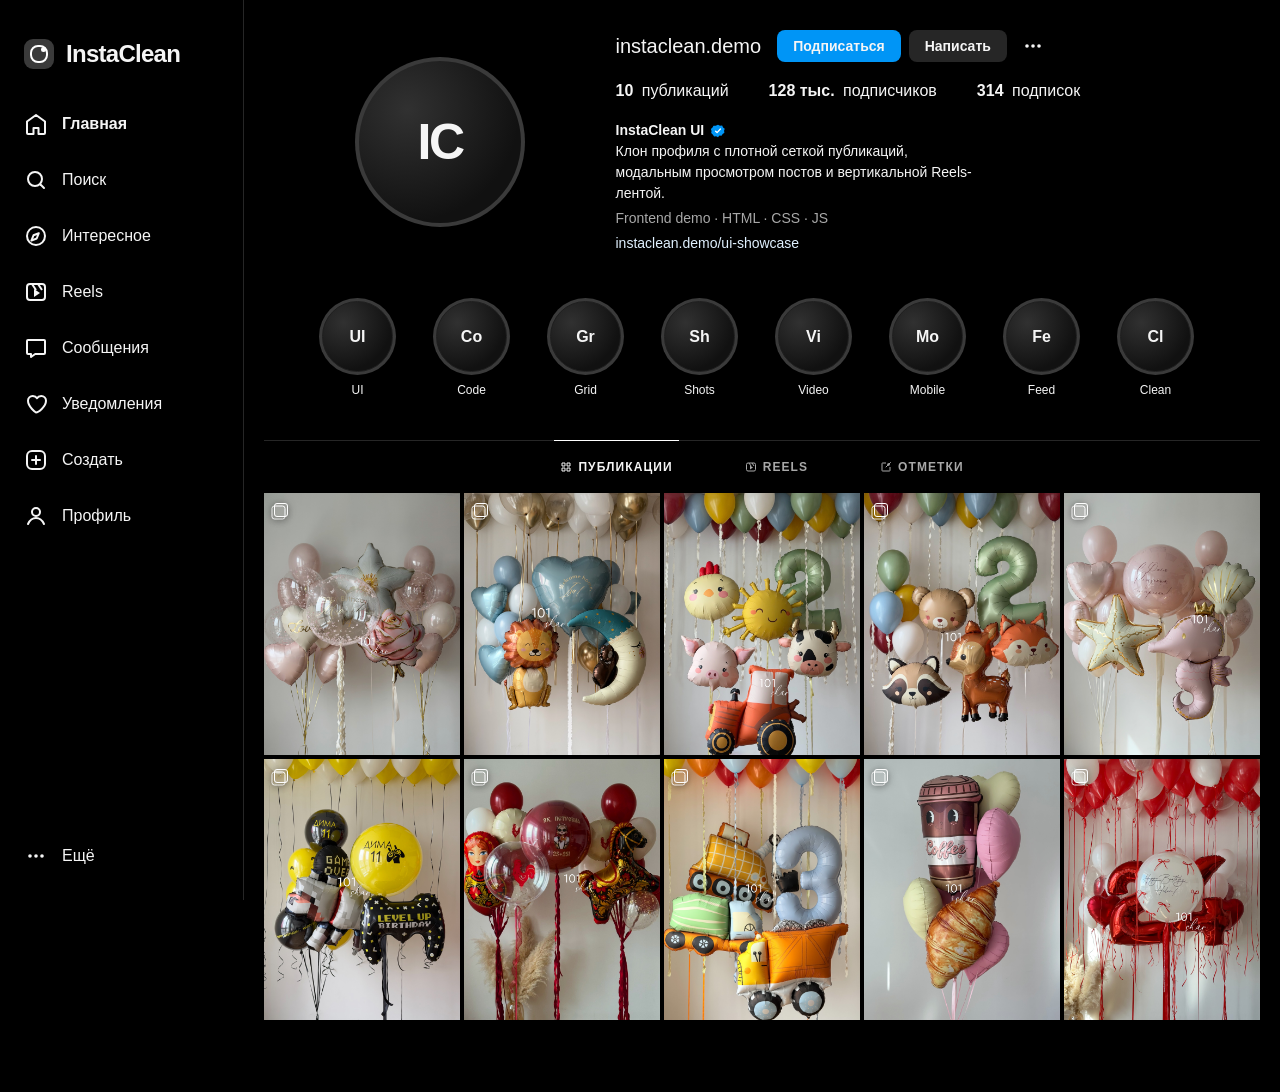
<file: index.html>
<!DOCTYPE html>
<html lang="ru">
<head>
  <meta charset="UTF-8" />
  <meta name="viewport" content="width=device-width, initial-scale=1.0, viewport-fit=cover" />
  <title>InstaClean — Profile</title>
  <link rel="stylesheet" href="style.css" />
</head>
<body>
  <svg width="0" height="0" class="sprite" aria-hidden="true" focusable="false">
    <symbol id="i-home" viewBox="0 0 24 24"><path d="M3 9.5 12 3l9 6.5V21a1 1 0 0 1-1 1h-5.5v-6h-5v6H4a1 1 0 0 1-1-1V9.5Z" fill="none" stroke="currentColor" stroke-width="2" stroke-linejoin="round"/></symbol>
    <symbol id="i-search" viewBox="0 0 24 24"><circle cx="11" cy="11" r="7" fill="none" stroke="currentColor" stroke-width="2"/><path d="m20 20-3.5-3.5" fill="none" stroke="currentColor" stroke-width="2" stroke-linecap="round"/></symbol>
    <symbol id="i-compass" viewBox="0 0 24 24"><path d="m14.8 9.2-5.3 2.1-2.1 5.3 5.3-2.1 2.1-5.3Z" fill="none" stroke="currentColor" stroke-width="2" stroke-linejoin="round"/><circle cx="12" cy="12" r="9" fill="none" stroke="currentColor" stroke-width="2"/></symbol>
    <symbol id="i-reels" viewBox="0 0 24 24"><rect x="3" y="4" width="18" height="16" rx="3" fill="none" stroke="currentColor" stroke-width="2"/><path d="M8 4 12 10" fill="none" stroke="currentColor" stroke-width="2"/><path d="M14 4 18 10" fill="none" stroke="currentColor" stroke-width="2"/><path d="m10 9 6 4-6 4V9Z" fill="currentColor"/></symbol>
    <symbol id="i-message" viewBox="0 0 24 24"><path d="M20 4H4a1 1 0 0 0-1 1v12a1 1 0 0 0 1 1h3v3l4.2-3H20a1 1 0 0 0 1-1V5a1 1 0 0 0-1-1Z" fill="none" stroke="currentColor" stroke-width="2" stroke-linejoin="round"/></symbol>
    <symbol id="i-heart" viewBox="0 0 24 24"><path d="M12 20.5S4 15 4 8.8C4 6 6 4 8.8 4c1.8 0 3.4.8 4.2 2.2C13.8 4.8 15.4 4 17.2 4 20 4 22 6 22 8.8 22 15 14 20.5 12 20.5Z" fill="none" stroke="currentColor" stroke-width="2" stroke-linejoin="round"/></symbol>
    <symbol id="i-plus" viewBox="0 0 24 24"><rect x="3" y="3" width="18" height="18" rx="5" fill="none" stroke="currentColor" stroke-width="2"/><path d="M12 8v8M8 12h8" fill="none" stroke="currentColor" stroke-width="2" stroke-linecap="round"/></symbol>
    <symbol id="i-profile" viewBox="0 0 24 24"><circle cx="12" cy="8" r="4" fill="none" stroke="currentColor" stroke-width="2"/><path d="M4 20c1.8-4 5-6 8-6s6.2 2 8 6" fill="none" stroke="currentColor" stroke-width="2" stroke-linecap="round"/></symbol>
    <symbol id="i-more" viewBox="0 0 24 24"><circle cx="6" cy="12" r="1.8" fill="currentColor"/><circle cx="12" cy="12" r="1.8" fill="currentColor"/><circle cx="18" cy="12" r="1.8" fill="currentColor"/></symbol>
    <symbol id="i-grid" viewBox="0 0 24 24"><path d="M4 4h6v6H4zM14 4h6v6h-6zM4 14h6v6H4zM14 14h6v6h-6z" fill="none" stroke="currentColor" stroke-width="2"/></symbol>
    <symbol id="i-tagged" viewBox="0 0 24 24"><path d="M20 12v7a1 1 0 0 1-1 1H5a1 1 0 0 1-1-1V5a1 1 0 0 1 1-1h7" fill="none" stroke="currentColor" stroke-width="2"/><path d="m21 3-9 9" fill="none" stroke="currentColor" stroke-width="2" stroke-linecap="round"/><circle cx="17" cy="7" r="2" fill="none" stroke="currentColor" stroke-width="2"/></symbol>
    <symbol id="i-comment" viewBox="0 0 24 24"><path d="M5 5h14v10H9l-4 4V5Z" fill="none" stroke="currentColor" stroke-width="2" stroke-linejoin="round"/></symbol>
    <symbol id="i-share" viewBox="0 0 24 24"><path d="m21 3-8 18-3.5-7.5L2 10l19-7Z" fill="none" stroke="currentColor" stroke-width="2" stroke-linejoin="round"/></symbol>
    <symbol id="i-save" viewBox="0 0 24 24"><path d="M6 3h12a1 1 0 0 1 1 1v17l-7-4-7 4V4a1 1 0 0 1 1-1Z" fill="none" stroke="currentColor" stroke-width="2" stroke-linejoin="round"/></symbol>
    <symbol id="i-chevron-left" viewBox="0 0 24 24"><path d="m15 18-6-6 6-6" fill="none" stroke="currentColor" stroke-width="2" stroke-linecap="round" stroke-linejoin="round"/></symbol>
    <symbol id="i-chevron-right" viewBox="0 0 24 24"><path d="m9 18 6-6-6-6" fill="none" stroke="currentColor" stroke-width="2" stroke-linecap="round" stroke-linejoin="round"/></symbol>
    <symbol id="i-close" viewBox="0 0 24 24"><path d="M6 6l12 12M18 6 6 18" fill="none" stroke="currentColor" stroke-width="2" stroke-linecap="round"/></symbol>
    <symbol id="i-verified" viewBox="0 0 24 24"><path d="M12 2.8 15 4l3.2-.3 1.4 2.9 2.5 2-1 3 .5 3.1-2.6 1.8-1.7 2.8-3.1-.4L12 21.2l-2.8-1.3-3.1.4-1.7-2.8L1.8 15l.5-3.1-1-3 2.5-2L5.2 4 8.4 4 12 2.8Z" fill="currentColor"/><path d="m8.4 12.3 2.2 2.1 5-5.4" fill="none" stroke="#fff" stroke-width="2" stroke-linecap="round" stroke-linejoin="round"/></symbol>
    <symbol id="i-stack" viewBox="0 0 24 24"><path d="M7 7h10v10H7z" fill="none" stroke="currentColor" stroke-width="1.8"/><path d="M4 4h10v10" fill="none" stroke="currentColor" stroke-width="1.8"/></symbol>
  </svg>

  <div class="app">
    <aside class="sidebar" aria-label="Навигация">
      <div class="sidebar__inner">
        <a href="#" class="brand" aria-label="InstaClean">
          <span class="brand__mark"></span>
          <span class="brand__text">InstaClean</span>
        </a>
        <nav class="nav">
          <button class="nav__item nav__item--active" type="button"><svg><use href="#i-home"></use></svg><span>Главная</span></button>
          <button class="nav__item" type="button"><svg><use href="#i-search"></use></svg><span>Поиск</span></button>
          <button class="nav__item" type="button"><svg><use href="#i-compass"></use></svg><span>Интересное</span></button>
          <button class="nav__item" type="button" id="openReelsDesktopNav"><svg><use href="#i-reels"></use></svg><span>Reels</span></button>
          <button class="nav__item" type="button"><svg><use href="#i-message"></use></svg><span>Сообщения</span></button>
          <button class="nav__item" type="button"><svg><use href="#i-heart"></use></svg><span>Уведомления</span></button>
          <button class="nav__item" type="button"><svg><use href="#i-plus"></use></svg><span>Создать</span></button>
          <button class="nav__item" type="button"><svg><use href="#i-profile"></use></svg><span>Профиль</span></button>
        </nav>
        <button class="nav__item nav__item--bottom" type="button"><svg><use href="#i-more"></use></svg><span>Ещё</span></button>
      </div>
    </aside>

    <header class="mobile-topbar">
      <button class="mobile-topbar__brand" type="button">
        <span class="brand__mark"></span>
        <span class="brand__text">InstaClean</span>
      </button>
      <div class="mobile-topbar__actions">
        <button class="icon-btn" type="button"><svg><use href="#i-plus"></use></svg></button>
        <button class="icon-btn" type="button"><svg><use href="#i-heart"></use></svg></button>
        <button class="icon-btn" type="button"><svg><use href="#i-message"></use></svg></button>
      </div>
    </header>

    <main class="main">
      <div class="main__inner">
        <section class="profile">
          <div class="profile__avatar-col">
            <div class="avatar-ring"><div class="avatar-ring__inner" id="profileAvatarInitials">IC</div></div>
          </div>
          <div class="profile__content">
            <div class="profile__top-row">
              <h1 class="profile__username" id="profileUsername">instaclean.demo</h1>
              <button class="btn btn--secondary" type="button">Подписаться</button>
              <button class="btn btn--ghost" type="button">Написать</button>
              <button class="icon-btn icon-btn--ghost" type="button"><svg><use href="#i-more"></use></svg></button>
            </div>
            <div class="profile__stats">
              <span><strong id="postsCount">0</strong> публикаций</span>
              <span><strong id="profileFollowers">128 тыс.</strong> подписчиков</span>
              <span><strong id="profileFollowing">314</strong> подписок</span>
            </div>
            <div class="profile__bio">
              <div class="profile__name-line"><strong id="profileDisplayName">InstaClean UI</strong><svg class="verified" id="profileVerified"><use href="#i-verified"></use></svg></div>
              <p id="profileBio">Клон профиля с плотной сеткой публикаций, модальным просмотром постов и вертикальной Reels-лентой.</p>
              <p class="muted" id="profileMeta">Frontend demo · HTML · CSS · JS</p>
              <a class="profile__link" id="profileLink" href="#">instaclean.demo/ui-showcase</a>
            </div>
          </div>
        </section>

        <section class="stories" id="stories"></section>

        <section class="tabs" aria-label="Тип контента">
          <button class="tabs__item tabs__item--active" type="button"><svg><use href="#i-grid"></use></svg><span>ПУБЛИКАЦИИ</span></button>
          <button class="tabs__item" type="button" id="openReelsTab"><svg><use href="#i-reels"></use></svg><span>REELS</span></button>
          <button class="tabs__item" type="button"><svg><use href="#i-tagged"></use></svg><span>ОТМЕТКИ</span></button>
        </section>

        <section class="grid" id="postGrid" aria-label="Сетка публикаций"></section>
      </div>
    </main>

    <nav class="mobile-nav" aria-label="Нижняя навигация">
      <button class="mobile-nav__item mobile-nav__item--active" type="button"><svg><use href="#i-home"></use></svg></button>
      <button class="mobile-nav__item" type="button"><svg><use href="#i-search"></use></svg></button>
      <button class="mobile-nav__item" type="button"><svg><use href="#i-plus"></use></svg></button>
      <button class="mobile-nav__item" type="button" id="openReelsBottom"><svg><use href="#i-reels"></use></svg></button>
      <button class="mobile-nav__item" type="button"><svg><use href="#i-profile"></use></svg></button>
    </nav>
  </div>

  <section class="modal" id="postModal" aria-hidden="true">
    <div class="modal__dialog" role="dialog" aria-modal="true" aria-label="Просмотр публикации">
      <div class="modal__media" id="modalMedia"></div>
      <aside class="modal__side">
        <div class="modal__header">
          <div class="mini-profile">
            <div class="mini-profile__avatar">IC</div>
            <div class="mini-profile__text"><strong>instaclean.demo</strong><span id="modalLocation">Location</span></div>
          </div>
          <button class="icon-btn icon-btn--ghost" type="button" id="closePostModal" aria-label="Закрыть"><svg><use href="#i-close"></use></svg></button>
        </div>
        <div class="modal__body">
          <div class="modal__caption" id="modalCaption"></div>
          <div class="modal__comments" id="modalComments"></div>
        </div>
        <div class="modal__footer">
          <div class="modal__actions-row">
            <div class="modal__actions-left">
              <button class="icon-btn icon-btn--ghost" type="button"><svg><use href="#i-heart"></use></svg></button>
              <button class="icon-btn icon-btn--ghost" type="button"><svg><use href="#i-comment"></use></svg></button>
              <button class="icon-btn icon-btn--ghost" type="button"><svg><use href="#i-share"></use></svg></button>
            </div>
            <button class="icon-btn icon-btn--ghost" type="button"><svg><use href="#i-save"></use></svg></button>
          </div>
          <div class="modal__likes" id="modalLikes"></div>
          <div class="modal__date" id="modalDate"></div>
          <div class="modal__composer">
            <input class="modal__input" type="text" placeholder="Добавьте комментарий..." />
            <button class="modal__publish" type="button">Опубликовать</button>
          </div>
        </div>
      </aside>
    </div>

    <div class="mobile-viewer">
      <div class="mobile-viewer__topbar">
        <div class="mobile-viewer__topbar-left">
          <span class="brand__mark"></span>
          <span class="brand__text">InstaClean</span>
        </div>
        <div class="mobile-viewer__topbar-actions">
          <button class="icon-btn" type="button" aria-label="Создать"><svg><use href="#i-plus"></use></svg></button>
          <button class="icon-btn" type="button" aria-label="Уведомления"><svg><use href="#i-heart"></use></svg></button>
          <button class="icon-btn" type="button" aria-label="Сообщения"><svg><use href="#i-message"></use></svg></button>
          <button class="icon-btn icon-btn--glass" type="button" id="closePostModalMobile" aria-label="Закрыть"><svg><use href="#i-close"></use></svg></button>
        </div>
      </div>
      <div class="mobile-post-feed" id="mobilePostFeed"></div>
      <nav class="mobile-viewer__nav" aria-label="Навигация в мобильной ленте">
        <button class="mobile-nav__item mobile-nav__item--active" type="button"><svg><use href="#i-home"></use></svg></button>
        <button class="mobile-nav__item" type="button"><svg><use href="#i-search"></use></svg></button>
        <button class="mobile-nav__item" type="button"><svg><use href="#i-plus"></use></svg></button>
        <button class="mobile-nav__item" type="button"><svg><use href="#i-reels"></use></svg></button>
        <button class="mobile-nav__item" type="button"><svg><use href="#i-profile"></use></svg></button>
      </nav>
    </div>
  </section>

  <section class="reels" id="reelsViewer" aria-hidden="true">
    <div class="reels__topbar">
      <div class="reels__title">Reels</div>
      <button class="icon-btn icon-btn--glass" type="button" id="closeReels" aria-label="Закрыть Reels"><svg><use href="#i-close"></use></svg></button>
    </div>
    <div class="reels__feed" id="reelsFeed"></div>
  </section>

  <script src="app.js"></script>
</body>
</html>
</file>
<file: style.css>
:root {
  --bg: #000;
  --surface: #121212;
  --surface-2: #1a1a1a;
  --surface-3: #262626;
  --line: #262626;
  --text: #f5f5f5;
  --muted: #a8a8a8;
  --blue: #0095f6;
  --overlay: rgba(0, 0, 0, 0.86);
  --sidebar-w: 244px;
  --content-max: 1500px;
  --profile-max: 935px;
  --header-mobile-h: 60px;
  --bottom-nav-h: 52px;
  --ease: 220ms cubic-bezier(.2, .7, .2, 1);
  --font: Inter, -apple-system, BlinkMacSystemFont, "Segoe UI", Roboto, Helvetica, Arial, sans-serif;
}

* { box-sizing: border-box; -webkit-tap-highlight-color: transparent; }
html, body { margin: 0; min-height: 100%; background: var(--bg); color: var(--text); font-family: var(--font); scrollbar-width: none; }
html::-webkit-scrollbar, body::-webkit-scrollbar { display: none; width: 0; height: 0; }
body.is-locked { overflow: hidden; }
button, input { font: inherit; color: inherit; }
button { background: none; border: 0; cursor: pointer; }
a { color: inherit; text-decoration: none; }
img, video, svg { display: block; }
svg { width: 100%; height: 100%; }
.sprite { position: absolute; width: 0; height: 0; overflow: hidden; }

.app {
  min-height: 100vh;
  display: grid;
  grid-template-columns: var(--sidebar-w) minmax(0, 1fr);
}

.sidebar {
  position: sticky;
  top: 0;
  height: 100vh;
  border-right: 1px solid var(--line);
  padding: 8px 12px 20px;
}

.sidebar__inner { height: 100%; display: flex; flex-direction: column; }
.brand {
  display: inline-flex;
  align-items: center;
  gap: 12px;
  min-height: 92px;
  padding: 16px 12px;
}
.brand__mark {
  width: 30px; height: 30px; border-radius: 9px; position: relative; flex: 0 0 auto;
  background: #3a3a3a;
}
.brand__mark::before { content: ""; position: absolute; inset: 6px; border: 2px solid #fff; border-radius: 8px; }
.brand__mark::after { content: ""; position: absolute; top: 8px; right: 8px; width: 5px; height: 5px; border-radius: 50%; background: #fff; }
.brand__text { font-size: 24px; font-weight: 800; letter-spacing: -0.03em; }

.nav { display: grid; gap: 8px; }
.nav__item {
  min-height: 48px; padding: 12px; border-radius: 12px; display: flex; align-items: center; gap: 14px;
  transition: background var(--ease), transform var(--ease);
}
.nav__item:hover { background: #121212; }
.nav__item:active { transform: scale(0.985); }
.nav__item svg { width: 24px; height: 24px; }
.nav__item span { font-size: 16px; }
.nav__item--active svg, .nav__item--active span { font-weight: 700; }
.nav__item--bottom { margin-top: auto; }

.mobile-topbar { display: none; }
.main { min-width: 0; }
.main__inner {
  width: min(100%, var(--content-max));
  margin: 0 auto;
  padding: 30px 20px 72px;
}

.profile, .stories {
  max-width: var(--profile-max);
  margin-left: auto;
  margin-right: auto;
}

.tabs, .grid {
  max-width: var(--content-max);
  margin-left: auto;
  margin-right: auto;
}

.profile {
  display: grid;
  grid-template-columns: 291px minmax(0, 1fr);
  gap: 30px;
  padding-bottom: 44px;
}
.profile__avatar-col { display: flex; align-items: center; justify-content: center; }
.avatar-ring {
  width: 170px; height: 170px; padding: 4px; border-radius: 50%;
  background: #3a3a3a;
}
.avatar-ring__inner {
  width: 100%; height: 100%; border-radius: 50%; background: radial-gradient(circle at 30% 30%, #313131, #111 70%);
  display: grid; place-items: center; font-size: 50px; font-weight: 800; letter-spacing: -0.05em;
}
.profile__content { display: grid; align-content: center; gap: 20px; }
.profile__top-row { display: flex; align-items: center; gap: 8px; flex-wrap: wrap; }
.profile__username { margin: 0 8px 0 0; font-size: 20px; font-weight: 400; }
.profile__stats { display: flex; gap: 40px; font-size: 16px; }
.profile__stats strong { margin-right: 4px; }
.profile__bio { max-width: 360px; font-size: 14px; line-height: 1.5; }
.profile__bio p { margin: 0 0 4px; }
.profile__name-line { display: flex; align-items: center; gap: 6px; }
.profile__link { color: #e0f1ff; font-weight: 500; }
.muted { color: var(--muted); }
.verified { width: 16px; height: 16px; color: var(--blue); }

.btn {
  min-height: 32px; padding: 0 16px; border-radius: 8px; font-size: 14px; font-weight: 600;
  display: inline-flex; align-items: center; justify-content: center;
}
.btn--secondary { background: var(--blue); }
.btn--ghost { background: var(--surface-3); }
.icon-btn {
  width: 40px; height: 40px; border-radius: 50%; display: grid; place-items: center;
  transition: background var(--ease), transform var(--ease);
}
.icon-btn svg { width: 24px; height: 24px; }
.icon-btn:hover { background: rgba(255,255,255,0.08); }
.icon-btn:active { transform: scale(.96); }
.icon-btn--ghost { width: 32px; height: 32px; border-radius: 8px; }
.icon-btn--glass { background: rgba(255,255,255,.14); backdrop-filter: blur(10px); }

.stories {
  display: flex; align-items: flex-start; justify-content: flex-start; gap: 28px; overflow-x: auto;
  padding: 0 20px 42px; scrollbar-width: none;
}
.stories::-webkit-scrollbar { display: none; }
.story {
  width: 86px; flex: 0 0 86px; display: flex; flex-direction: column; align-items: center;
  justify-content: flex-start; text-align: center; padding: 0; background: none; border: 0;
}
.story__ring {
  width: 77px; height: 77px; padding: 3px; margin: 0 auto 8px; flex: 0 0 auto; border-radius: 50%;
  display: grid; place-items: center;
  background: #3a3a3a
}
.story__inner {
  width: 100%; height: 100%; border-radius: 50%; border: 1px solid #1f1f1f; background: radial-gradient(circle at 30% 30%, #313131, #111 70%);
  display: grid; place-items: center; font-weight: 700; line-height: 1;
}
.story__label { display: block; width: 100%; font-size: 12px; line-height: 1.25; white-space: nowrap; overflow: hidden; text-overflow: ellipsis; }

.tabs {
  border-top: 1px solid var(--line); display: flex; justify-content: center; gap: 60px;
}
.tabs__item {
  min-height: 52px; display: inline-flex; align-items: center; gap: 6px; font-size: 12px; font-weight: 600;
  letter-spacing: .09em; text-transform: uppercase; color: var(--muted); position: relative;
}
.tabs__item svg { width: 12px; height: 12px; }
.tabs__item--active { color: var(--text); }
.tabs__item--active::before { content: ""; position: absolute; left: 0; right: 0; top: -1px; height: 1px; background: #fff; }

.grid {
  display: grid;
  grid-template-columns: repeat(5, minmax(0, 1fr));
  gap: 4px;
}
.post-card {
  position: relative; aspect-ratio: 281 / 375; background: #0f0f0f; overflow: hidden; cursor: pointer;
}
.post-card::before {
  content: ""; position: absolute; inset: 0; background: rgba(0, 0, 0, 0.32); opacity: 0; transition: opacity var(--ease); z-index: 1;
}
.post-card:hover::before { opacity: 1; }
.post-card__media { width: 100%; height: 100%; object-fit: cover; }
.post-card__metrics {
  position: absolute; z-index: 2; inset: 0; display: flex; align-items: center; justify-content: center; gap: 24px;
  font-size: 16px; font-weight: 700; opacity: 0; transition: opacity var(--ease);
}
.post-card:hover .post-card__metrics { opacity: 1; }
.post-card__multi {
  position: absolute; top: 10px; left: 10px; z-index: 2; width: 14px; height: 14px;
}
.post-card__multi span {
  position: absolute; inset: 0; border: 1.6px solid #fff; border-radius: 3px; box-shadow: 0 1px 8px rgba(0,0,0,.28);
}
.post-card__multi span:first-child { transform: translate(-2.5px, 2.5px); opacity: .95; }
.post-card__multi span:last-child { background: rgba(255,255,255,.04); }
.post-card__skeleton {
  position: absolute; inset: 0; background: linear-gradient(90deg, #0f0f0f 0%, #181818 40%, #0f0f0f 70%); background-size: 250% 100%; animation: shimmer 1.7s linear infinite;
}
.post-card.is-loaded .post-card__skeleton { opacity: 0; pointer-events: none; }
@keyframes shimmer { from { background-position: 200% 0; } to { background-position: -200% 0; } }

.modal, .reels {
  position: fixed; inset: 0; z-index: 100; opacity: 0; visibility: hidden; pointer-events: none; transition: opacity var(--ease), visibility var(--ease);
}
.modal.is-open, .reels.is-open { opacity: 1; visibility: visible; pointer-events: auto; }
.modal { background: var(--overlay); display: grid; place-items: center; padding: 20px; }
.modal__dialog {
  width: 1146px; height: 863px; background: #111; border-radius: 4px; overflow: hidden; display: grid; grid-template-columns: 647px 499px;
  box-shadow: 0 24px 60px rgba(0,0,0,.44);
}
.modal__media {
  width: 647px; height: 863px; background: #000; position: relative; overflow: hidden;
}
.modal__side {
  width: 499px; height: 863px; min-width: 0; display: grid; grid-template-rows: auto 1fr auto; border-left: 1px solid var(--line);
}
.modal__header, .modal__footer { padding: 14px 16px; }
.modal__header { display: flex; align-items: center; justify-content: space-between; border-bottom: 1px solid var(--line); }
.modal__body { min-height: 0; overflow: auto; }
.modal__caption, .modal__comments { padding: 16px; }
.modal__caption { border-bottom: 1px solid var(--line); font-size: 14px; line-height: 1.45; }
.modal__comments { display: grid; gap: 18px; }
.modal__footer { border-top: 1px solid var(--line); display: grid; gap: 10px; }
.modal__actions-row, .modal__actions-left { display: flex; align-items: center; gap: 8px; justify-content: space-between; }
.modal__actions-left { justify-content: flex-start; }
.modal__likes { font-size: 14px; font-weight: 700; }
.modal__date { font-size: 10px; color: var(--muted); letter-spacing: .08em; text-transform: uppercase; }
.modal__composer { border-top: 1px solid var(--line); display: flex; align-items: center; gap: 12px; padding-top: 12px; }
.modal__input { flex: 1; background: transparent; border: 0; outline: 0; color: var(--text); font-size: 14px; }
.modal__publish { color: var(--blue); font-weight: 700; }

.mini-profile { display: flex; align-items: center; gap: 12px; min-width: 0; }
.mini-profile__avatar {
  width: 32px; height: 32px; border-radius: 50%; display: grid; place-items: center; font-size: 13px; font-weight: 800;
  background: linear-gradient(135deg, #feda75, #d62976, #4f5bd5);
}
.mini-profile__text { display: grid; gap: 2px; font-size: 12px; min-width: 0; }
.mini-profile__text strong { font-size: 14px; }
.mini-profile__text span { color: var(--muted); white-space: nowrap; overflow: hidden; text-overflow: ellipsis; }
.comment { display: flex; align-items: flex-start; gap: 12px; }
.comment__avatar {
  width: 32px; height: 32px; border-radius: 50%; display: grid; place-items: center; background: #262626; font-size: 12px; font-weight: 700; flex: 0 0 auto;
}
.comment__body { font-size: 14px; line-height: 1.45; }
.comment__meta { margin-top: 4px; color: var(--muted); font-size: 12px; }

.carousel {
  position: relative; width: 100%; height: 100%; overflow: hidden; background: #000;
}
.carousel__track {
  display: flex; width: 100%; height: 100%; transition: transform 380ms cubic-bezier(.22,.61,.36,1);
  will-change: transform;
}
.carousel__slide { flex: 0 0 100%; width: 100%; height: 100%; background: #000; position: relative; }
.carousel__slide > img,
.carousel__slide > video { width: 100%; height: 100%; object-fit: cover; background: #000; }
.carousel__nav {
  position: absolute; top: 50%; transform: translateY(-50%); z-index: 4; width: 32px; height: 32px; border-radius: 50%;
  background: rgba(255,255,255,.92); color: #111; display: grid; place-items: center; box-shadow: 0 8px 20px rgba(0,0,0,.22);
}
.carousel__nav svg { width: 18px; height: 18px; }
.carousel__nav--prev { left: 16px; }
.carousel__nav--next { right: 16px; }
.carousel__dots {
  position: absolute; left: 50%; bottom: 16px; transform: translateX(-50%); display: flex; gap: 8px; z-index: 4;
}
.carousel__dot { width: 7px; height: 7px; border-radius: 50%; background: rgba(255,255,255,.45); }
.carousel__dot.is-active { background: #fff; }

.modal__nav {
  position: fixed; top: 50%; transform: translateY(-50%); z-index: 101; width: 40px; height: 40px; border-radius: 50%;
  display: grid; place-items: center; background: rgba(255,255,255,.18); backdrop-filter: blur(10px);
}
.modal__nav svg { width: 20px; height: 20px; }
.modal__nav--prev { left: 24px; }
.modal__nav--next { right: 24px; }

.modal__mobile-close, .modal__mobile-sticky, .modal__mobile-feed { display: none; }

.reels { background: #000; }
.reels__topbar { position: absolute; top: 0; left: 0; right: 0; z-index: 2; display: flex; align-items: center; justify-content: space-between; padding: 16px; }
.reels__title { font-size: 22px; font-weight: 700; }
.reels__feed { height: 100vh; overflow-y: auto; scroll-snap-type: y mandatory; }
.reel-card { min-height: 100vh; scroll-snap-align: start; display: grid; place-items: center; }
.reel-card__inner { position: relative; width: min(450px, 100vw); height: 100vh; }
.reel-card__media { width: 100%; height: 100%; object-fit: cover; }
.reel-card__shade { position: absolute; inset: 0; background: linear-gradient(to top, rgba(0,0,0,.62), rgba(0,0,0,.08) 45%, rgba(0,0,0,.18)); }
.reel-card__ui { position: absolute; inset: 0; padding: 20px 16px 28px; display: grid; grid-template-columns: 1fr auto; align-items: end; }
.reel-card__profile { display: flex; align-items: center; gap: 10px; }
.reel-card__follow { min-height: 32px; padding: 0 14px; border-radius: 8px; background: rgba(255,255,255,.14); }
.reel-card__info { display: grid; gap: 12px; max-width: 310px; }
.reel-card__caption { line-height: 1.45; }
.reel-card__meta { color: #d0d0d0; font-size: 12px; }
.reel-card__actions { display: grid; gap: 18px; }
.reel-card__action { display: grid; justify-items: center; gap: 6px; }

.mobile-nav { display: none; }

@media (max-width: 1260px) {
  .app { grid-template-columns: 72px minmax(0,1fr); }
  .brand__text, .nav__item span { display: none; }
  .brand { justify-content: center; }
  .nav__item { justify-content: center; }
  .profile, .stories, .tabs, .grid { max-width: 1128px; }
  .grid { grid-template-columns: repeat(4, minmax(0, 1fr)); }
}

@media (max-width: 900px) {
  html, body {
    height: 100%;
    overflow-x: hidden;
    scrollbar-width: none;
    -ms-overflow-style: none;
  }
  html::-webkit-scrollbar,
  body::-webkit-scrollbar,
  .main::-webkit-scrollbar,
  .main__inner::-webkit-scrollbar {
    display: none;
    width: 0;
    height: 0;
  }
  .main {
    height: 100vh;
    overflow-y: auto;
    overflow-x: hidden;
    scrollbar-width: none;
    -ms-overflow-style: none;
  }
  .main__inner {
    overflow-x: hidden;
  }

  .app { display: block; }
  .sidebar { display: none; }
  .mobile-topbar { display: none !important; }
  .mobile-topbar__actions { display: none; }
  .mobile-nav { display: none !important; }
  .mobile-nav__item { display: grid; place-items: center; }
  .mobile-nav__item svg { width: 24px; height: 24px; }
  .main__inner { padding: 18px 0 12px; }
  .profile, .stories { max-width: 100%; }
  .profile { grid-template-columns: 96px minmax(0, 1fr); gap: 14px; padding: 0 12px 20px; }
  .avatar-ring { width: 78px; height: 78px; }
  .avatar-ring__inner { font-size: 24px; }
  .profile__content { gap: 10px; }
  .profile__top-row { gap: 8px; }
  .profile__username { font-size: 18px; line-height: 1.2; }
  .profile__stats { display: grid; grid-template-columns: repeat(3, minmax(0, 1fr)); gap: 6px; text-align: center; }
  .profile__stats span { display: grid; gap: 3px; font-size: 11px; line-height: 1.15; }
  .profile__stats strong { margin: 0; font-size: 16px; }
  .profile__bio { gap: 4px; font-size: 13px; }
  .profile__bio p, .profile__link, .profile__handle, .profile__name-line { font-size: 13px; line-height: 1.3; }
  .profile__mobile-actions .btn { font-size: 13px; }
  .stories { padding: 0 12px 20px; gap: 14px; overflow-x: auto; overflow-y: hidden; -webkit-overflow-scrolling: touch; }
  .story { width: 72px; }
  .story__ring { width: 64px; height: 64px; }
  .tabs { gap: 26px; }
  .grid { grid-template-columns: repeat(3, minmax(0, 1fr)); gap: 2px; }
  .post-card__metrics { display: none; }
  .modal__dialog { display: none; }
  .mobile-viewer { display: block; position: fixed; inset: 0; overflow: hidden; background: #000; }
  .mobile-viewer__topbar { position: sticky; top: 0; z-index: 8; display: flex; align-items: center; justify-content: space-between; gap: 12px; height: 56px; padding: 10px 12px; background: rgba(0,0,0,.98); border-bottom: 1px solid rgba(255,255,255,.08); }
  .mobile-viewer__topbar-left { display: inline-flex; align-items: center; gap: 10px; min-width: 0; }
  .mobile-viewer__topbar-left .brand__mark { width: 20px; height: 20px; border-radius: 6px; }
  .mobile-viewer__topbar-left .brand__mark::before { inset: 4px; border-width: 1.5px; border-radius: 5px; }
  .mobile-viewer__topbar-left .brand__mark::after { top: 5px; right: 5px; width: 3px; height: 3px; }
  .mobile-viewer__topbar-left .brand__text { font-size: 17px; font-weight: 700; }
  .mobile-viewer__topbar-actions { display: flex; align-items: center; gap: 2px; }
  .mobile-viewer__topbar .icon-btn { width: 34px; height: 34px; }
  .mobile-viewer__topbar .icon-btn svg { width: 22px; height: 22px; }
  .mobile-viewer__nav { position: sticky; bottom: 0; z-index: 8; display: grid; grid-template-columns: repeat(5, 1fr); align-items: center; height: 52px; background: rgba(0,0,0,.98); border-top: 1px solid rgba(255,255,255,.08); }
  .mobile-viewer__nav .mobile-nav__item { display: grid; place-items: center; }
  .mobile-viewer__nav .mobile-nav__item svg { width: 24px; height: 24px; }
  .mobile-post-feed { display: block; height: calc(100vh - 108px); overflow-y: auto; overflow-x: hidden; overscroll-behavior-y: contain; overscroll-behavior-x: none; scrollbar-width: none; -ms-overflow-style: none; background: #000; -webkit-overflow-scrolling: touch; }
  .mobile-post-feed.is-swipe-lock { overflow-y: hidden; overscroll-behavior-y: none; }
  .mobile-viewer.is-swipe-lock { overflow: hidden; touch-action: none; }
  .mobile-viewer.is-swipe-lock .mobile-post-feed { overflow-y: hidden; overscroll-behavior-y: none; }
  .mobile-post-feed::-webkit-scrollbar { display: none; width: 0; height: 0; }
  .mobile-post { width: 100%; max-width: 100vw; overflow: hidden; padding-bottom: 18px; border-bottom: 1px solid rgba(255,255,255,.08); background: #000; }
  .mobile-post__header { display: flex; align-items: center; justify-content: space-between; gap: 10px; padding: 10px 12px 8px; background: #000; }
  .mobile-post .mini-profile__avatar { width: 32px; height: 32px; font-size: 12px; }
  .mobile-post .mini-profile__text strong { font-size: 13px; }
  .mobile-post .mini-profile__text span { font-size: 12px; }
  .mobile-post__body { padding: 10px 12px 0; display: grid; gap: 8px; background: #000; }
  .mobile-post__actions, .mobile-post__actions-left { display: flex; align-items: center; }
  .mobile-post__actions-left { gap: 16px; }
  .mobile-post__actions { justify-content: space-between; }
  .mobile-post__body .icon-btn { width: 24px; height: 24px; padding: 0; border-radius: 0; background: transparent; }
  .mobile-post__body .icon-btn:hover { background: transparent; }
  .mobile-post__body .icon-btn svg { width: 24px; height: 24px; }
  .mobile-post__likes { font-size: 13px; line-height: 1.4; font-weight: 700; }
  .mobile-post__caption { font-size: 13px; line-height: 1.45; }
  .mobile-post__comments-link, .mobile-post__meta { font-size: 12px; line-height: 1.35; }
  .mobile-post__date { font-size: 11px; line-height: 1.3; letter-spacing: .02em; text-transform: uppercase; }
  .mobile-post__caption strong { margin-right: 6px; }
  .mobile-post__comments-link, .mobile-post__meta, .mobile-post__date { color: var(--muted); }
  .mobile-post .carousel { width: 100vw; max-width: 100%; aspect-ratio: 376 / 469; background: #000; touch-action: pan-y pinch-zoom; }
  .mobile-post .carousel__slide img, .mobile-post .carousel__slide video { object-fit: cover; }
  .carousel__nav { width: 22px; height: 22px; }
  .mobile-post .carousel__nav { width: 28px; height: 28px; background: rgba(0,0,0,.30); backdrop-filter: blur(12px); color: #fff; box-shadow: none; }
  .carousel__nav svg { width: 11px; height: 11px; }
  .mobile-post .carousel__nav svg { width: 16px; height: 16px; }
  .mobile-post .carousel__nav--prev { left: 10px; }
  .mobile-post .carousel__nav--next { right: 10px; }
  .mobile-post .carousel__dots { bottom: 10px; }
  .mobile-post .carousel__dot { width: 6px; height: 6px; }
}
</file>
